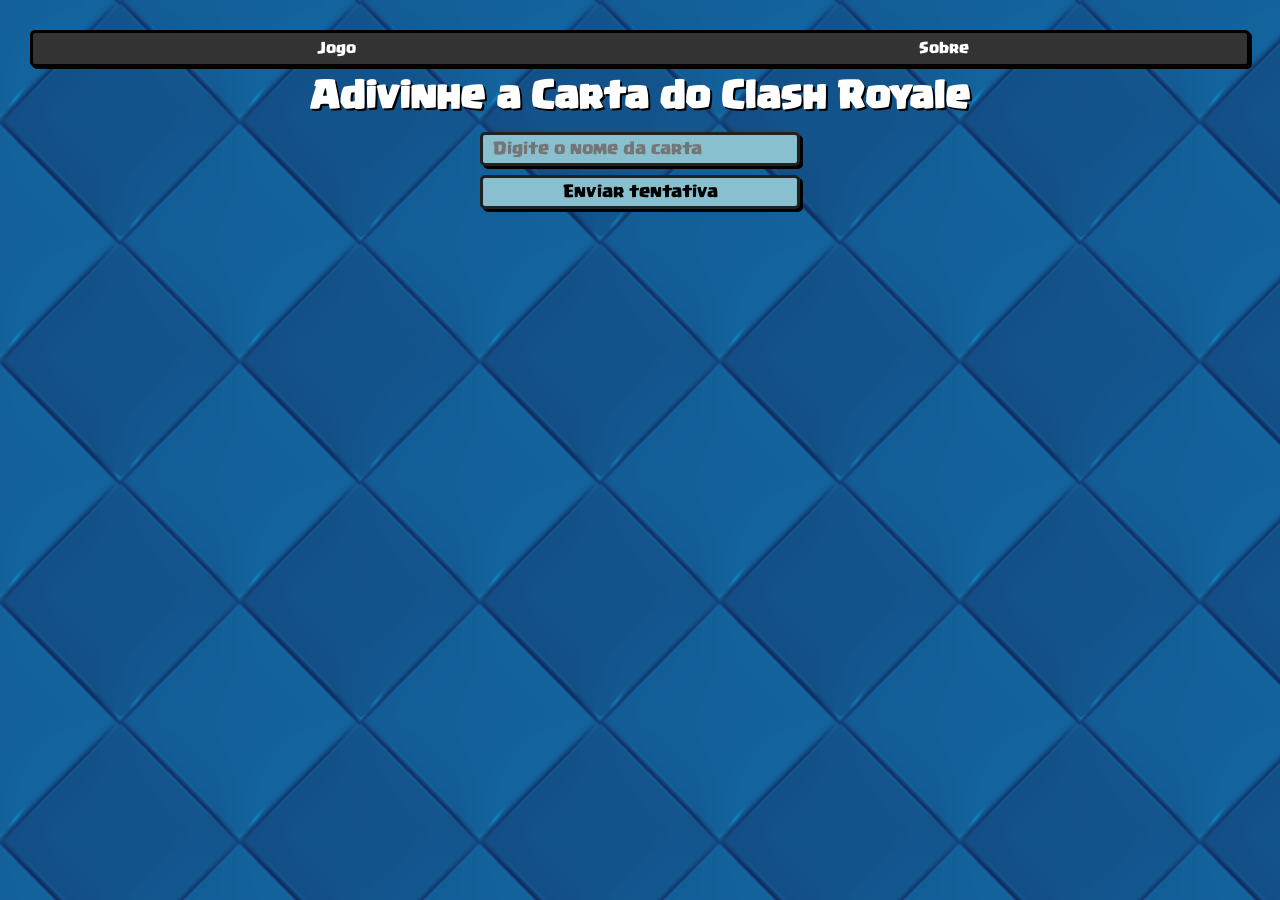
<file: index.html>
<!DOCTYPE html>
<html lang="pt-br">
<head>
    <meta charset="UTF-8">
    <meta name="viewport" content="width=device-width, initial-scale=1.0">
    <title>Adivinhe a Carta - Clash Royale</title>
    <link rel="stylesheet" href="style.css">
</head>
<body>

<div class="navbar">
    <a href="index.html">Jogo</a>
    <a href="sobre.html">Sobre</a>
</div>

<h1>Adivinhe a Carta do Clash Royale</h1>

<div id="form-container">
    <form id="jogo-form">
        <div class="autocomplete-container" style="position: relative; width: 100%; max-width: 320px; margin: 0 auto;">
            <input type="text" id="tentativa" placeholder="Digite o nome da carta" required autocomplete="off">
            <div id="autocomplete-list" class="autocomplete-items"></div>
        </div>
        <div class="botoes-container">
            <input type="submit" value="Enviar tentativa">
            <button type="button" id="btn-desistir" class="desistir" style="display: none;">Desistir 🏳️</button>
        </div>
    </form>
</div>

<div id="resultado-container"></div>

<script src="cartas.js"></script>
<script src="script.js"></script>

</body>
</html>
</file>
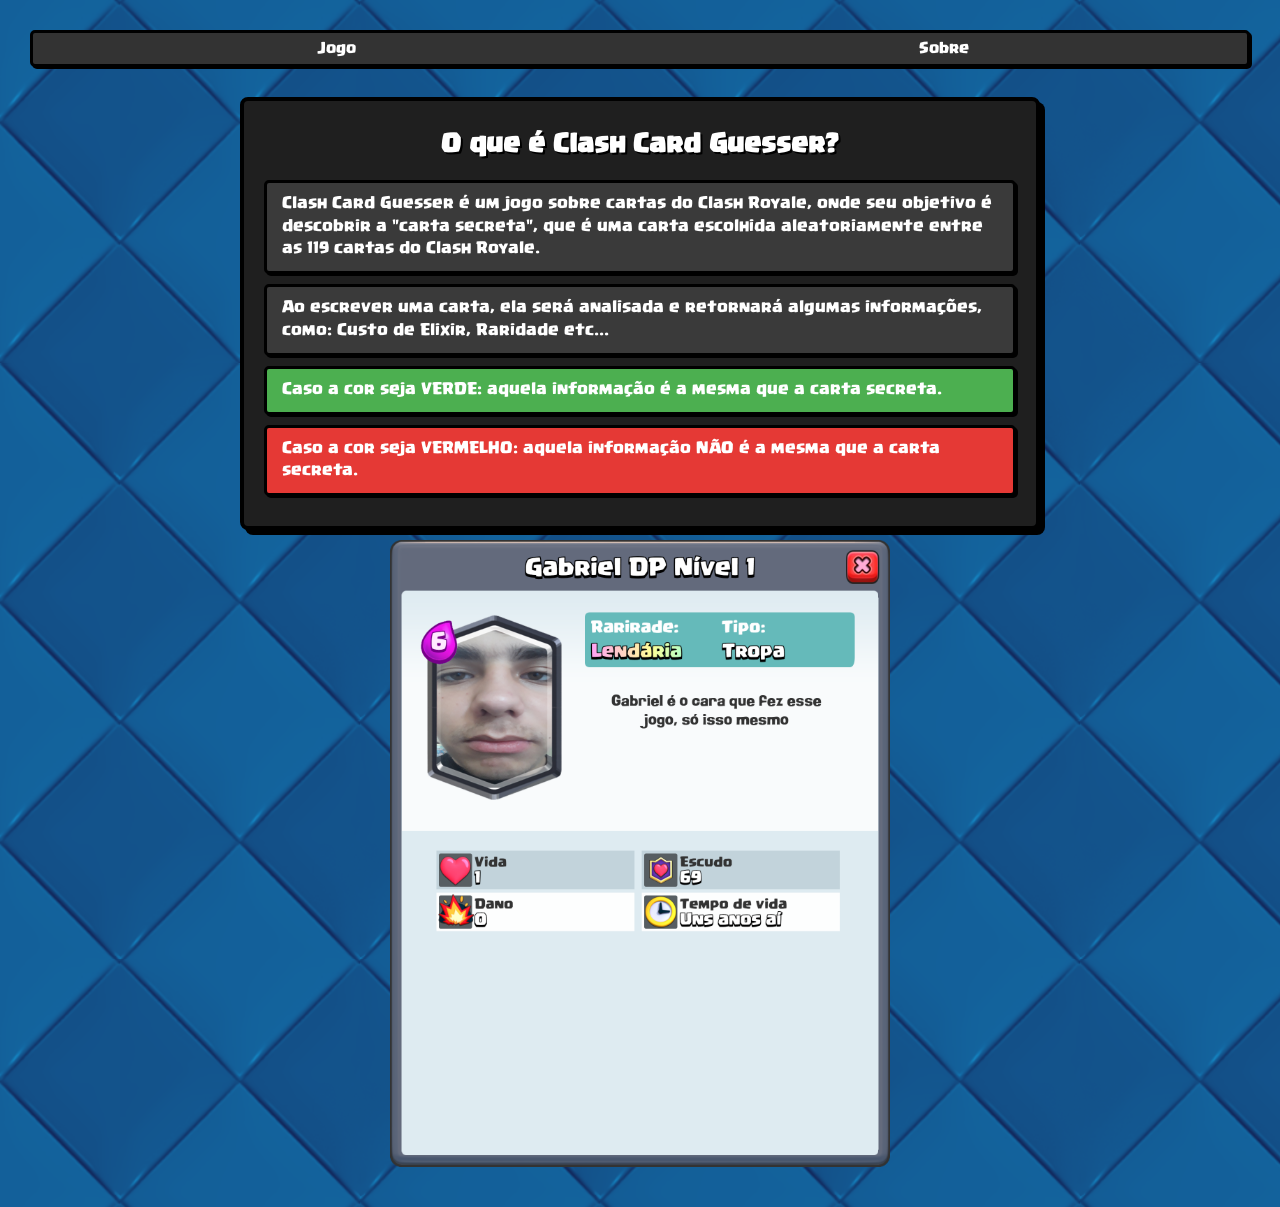
<file: sobre.html>
<!DOCTYPE html>
<html lang="pt-br">

<head>
    <meta charset="UTF-8">
    <meta name="viewport" content="width=device-width, initial-scale=1.0">
    <title>Adivinhe a Carta - Clash Royale</title>
    <link rel="stylesheet" href="style.css">
</head>

<body>

    <div class="navbar">
        <a href="index.html">Jogo</a>
        <a href="sobre.html">Sobre</a>
    </div>

    <div class='resultado_sobre'>
        <h1>O que é Clash Card Guesser?</h1>
        <p>Clash Card Guesser é um jogo sobre cartas do Clash Royale, onde seu objetivo é descobrir a "carta secreta",
            que é uma carta escolhida aleatoriamente entre as 119 cartas do Clash Royale.</p>
        <p>Ao escrever uma carta, ela será analisada e retornará algumas informações, como: Custo de Elixir, Raridade
            etc...</p>
        <p class='correct'>Caso a cor seja VERDE: aquela informação é a mesma que a carta secreta.</p>
        <p class='incorrect'>Caso a cor seja VERMELHO: aquela informação NÃO é a mesma que a carta secreta.</p>
    </div>

    <br>
    <img src='assets/imagens/CartaGabriel.png' alt='Eu'
        style='width: 100%; max-width: 500px; height: auto; margin: 10px auto; display: block;'>

</body>

</html>
</file>
<file: style.css>
* {
    box-sizing: border-box;
}

@font-face {
    font-family: 'Clash';
    src: url('assets/Clash_Regular.otf') format('opentype');
}

body {
    font-family: 'Clash', sans-serif;
    background-image: url('assets/imagens/background.png');
    background-repeat: repeat;
    color: white;
    text-align: center;
    padding: 15px;
    margin: 0;
    overflow-x: hidden;
}

h1 {
    text-shadow: 2px 2px #000;
    font-size: 1.4rem;
    margin: 10px 0;
    line-height: 1.2;
}

.navbar {
    display: flex;
    flex-wrap: wrap;
    background-color: #333;
    border: 3px solid #000;
    border-radius: 5px;
    box-shadow: 2px 2px #000;
    margin-bottom: 10px;
    overflow: hidden;
    width: 100%;
}

.navbar a {
    flex: 1;
    color: white;
    text-align: center;
    padding: 8px 10px;
    text-decoration: none;
    transition: background-color 0.3s;
    font-size: 0.9rem;
    min-width: 100px;
}

.navbar a:hover {
    background-color: #575757;
}

#form-container {
    display: flex;
    flex-direction: column;
    align-items: center;
    width: 100%;
}

#jogo-form {
    width: 100%;
    max-width: 400px;
    /* Limita a largura em telas grandes, usa 100% nas pequenas */
}

input[type="text"],
input[type="submit"],
button {
    padding: 6px 10px;
    margin: 3px 0;
    width: 100%;
    max-width: 320px;
    cursor: pointer;
    border: 3px solid #222;
    border-radius: 5px;
    background-color: #88c0d0;
    color: #000;
    font-family: 'Clash', sans-serif;
    font-size: 1rem;
    box-shadow: 3px 3px #000;
    transition: background-color 0.2s, transform 0.1s;
}

input[type="submit"]:hover,
button:hover {
    background-color: #a3d5e0;
}

input[type="submit"]:active,
button:active {
    transform: translate(2px, 2px);
    box-shadow: 1px 1px #000;
}

.botoes-container {
    display: flex;
    justify-content: center;
    gap: 10px;
    width: 100%;
    max-width: 320px;
    margin: 3px auto;
}

.desistir {
    background-color: #e53935;
    color: white;
}

.desistir:hover {
    background-color: #f44336;
}

#resultado-container {
    display: flex;
    flex-direction: column;
    align-items: center;
    width: 100%;
}

.resultado {
    display: flex;
    flex-direction: column;
    align-items: center;
    background-color: rgb(31, 31, 31);
    border: 4px solid #000;
    border-radius: 8px;
    padding: 6px 10px;
    box-shadow: 5px 5px #000;
    margin-top: 15px;
    width: 100%;
    max-width: 380px;
}

.resultado h2 {
    font-size: 1.1rem;
    margin-top: 0;
    margin-bottom: 5px;
}

.resultado img {
    max-width: 100%;
    height: auto;
}

.resultado p {
    width: 100%;
    display: flex;
    align-items: center;
    flex-wrap: wrap;
    background-color: #3a3a3a;
    border: 3px solid #000;
    border-radius: 5px;
    padding: 6px 10px;
    margin: 3px 0;
    color: white;
    box-shadow: 2px 2px #000;
    font-size: 0.9rem;
    line-height: 1.4;
    text-align: left;
}

.resultado p strong {
    display: inline-flex;
    align-items: center;
    margin-right: 5px;
    color: #fff;
}

.resultado p strong img {
    margin-right: 6px;
    width: 20px !important;
}

.resultado p.correct,
.resultado .correct {
    background-color: #4caf50;
    color: white;
}

.resultado p.incorrect,
.resultado .incorrect {
    background-color: #e53935;
    color: white;
}

@keyframes flipIn {
    0% {
        transform: rotateY(90deg);
        opacity: 0;
    }
    100% {
        transform: rotateY(0deg);
        opacity: 1;
    }
}

.flip-animation {
    animation: flipIn 0.6s cubic-bezier(0.175, 0.885, 0.32, 1.275) forwards;
    transform-origin: center;
    opacity: 0;
    transform: rotateY(90deg);
}

@media (min-width: 600px) {
    body {
        padding: 30px;
    }

    h1 {
        font-size: 2.2rem;
    }

    .resultado {
        padding: 20px;
    }

    .resultado p {
        font-size: 1rem;
    }
}

.resultado_sobre {
    display: inline-block;
    background-color: rgb(31, 31, 31);
    border: 4px solid #000;
    border-radius: 8px;
    padding: 20px;
    box-shadow: 5px 5px #000;
    margin-top: 20px;
    text-align: left;
    max-width: 800px;
    margin-left: auto;
    margin-right: auto;
}

.resultado_sobre p {
    background-color: #3a3a3a;
    border: 3px solid #000;
    border-radius: 5px;
    padding: 10px 15px;
    margin: 10px 0;
    color: white;
    box-shadow: 2px 2px #000;
    font-size: 0.95rem;
    line-height: 1.5;
}

.resultado_sobre .correct {
    background-color: #4caf50;
    border-color: #000;
}

.resultado_sobre .incorrect {
    background-color: #e53935;
    border-color: #000;
}

.resultado_sobre h1 {
    font-size: 1.5rem;
    margin-bottom: 20px;
    text-align: center;
}

/* Autocomplete Customizado */
.autocomplete-items {
    position: absolute;
    border: 3px solid #000;
    border-radius: 5px;
    box-shadow: 3px 3px #000;
    z-index: 99;
    top: 100%;
    left: 0;
    right: 0;
    background-color: rgb(31, 31, 31);
    max-height: 250px;
    overflow-y: auto;
    display: none;
}
.autocomplete-items div {
    padding: 10px;
    cursor: pointer;
    background-color: #3a3a3a;
    border-bottom: 2px solid #000;
    display: flex;
    align-items: center;
    color: white;
    font-size: 1rem;
    text-align: left;
    transition: background-color 0.2s;
}
.autocomplete-items div:last-child {
    border-bottom: none;
}
.autocomplete-items div:hover,
.autocomplete-active {
    background-color: #575757 !important;
}
.autocomplete-items img {
    width: 35px;
    height: auto;
    margin-right: 12px;
}
/* Estilo pro scrollbar do autocomplete */
.autocomplete-items::-webkit-scrollbar {
    width: 8px;
}
.autocomplete-items::-webkit-scrollbar-track {
    background: rgb(31, 31, 31);
}
.autocomplete-items::-webkit-scrollbar-thumb {
    background: #88c0d0;
    border-radius: 4px;
    border: 1px solid #000;
}
</file>
